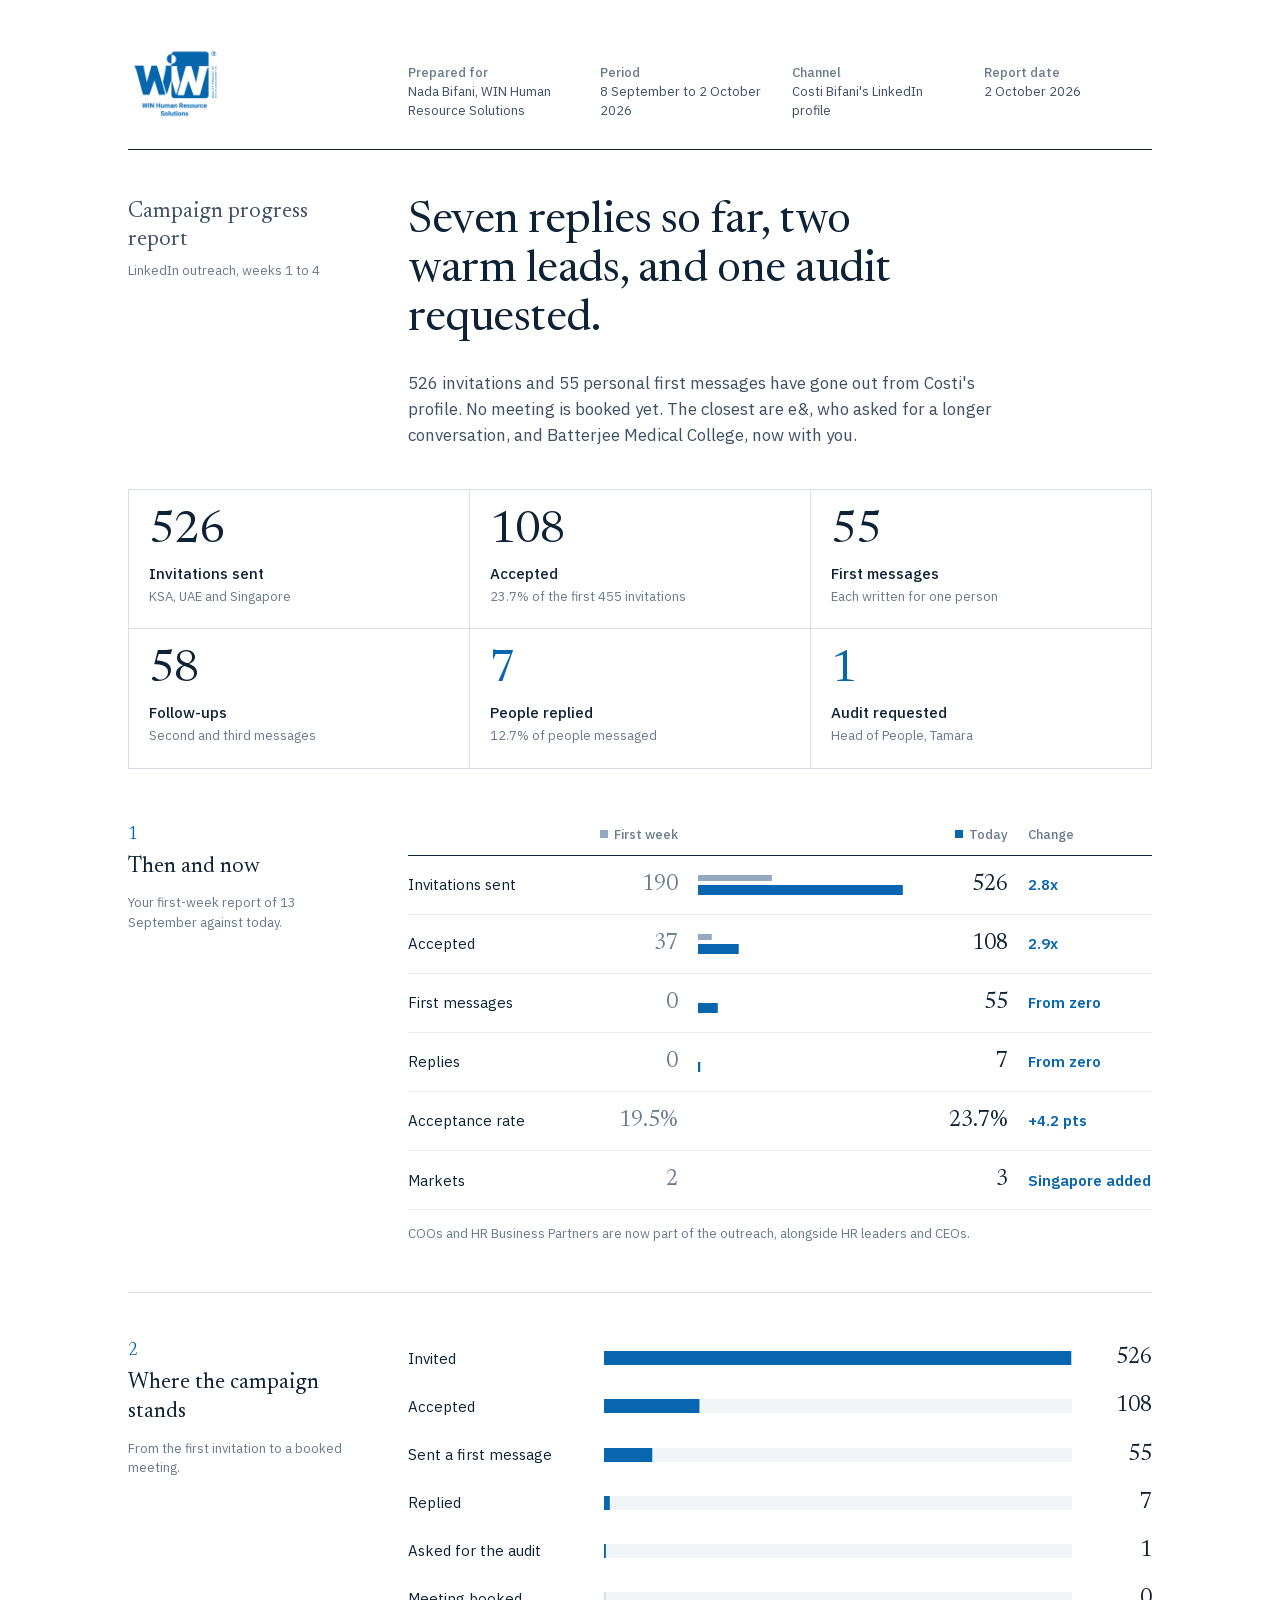
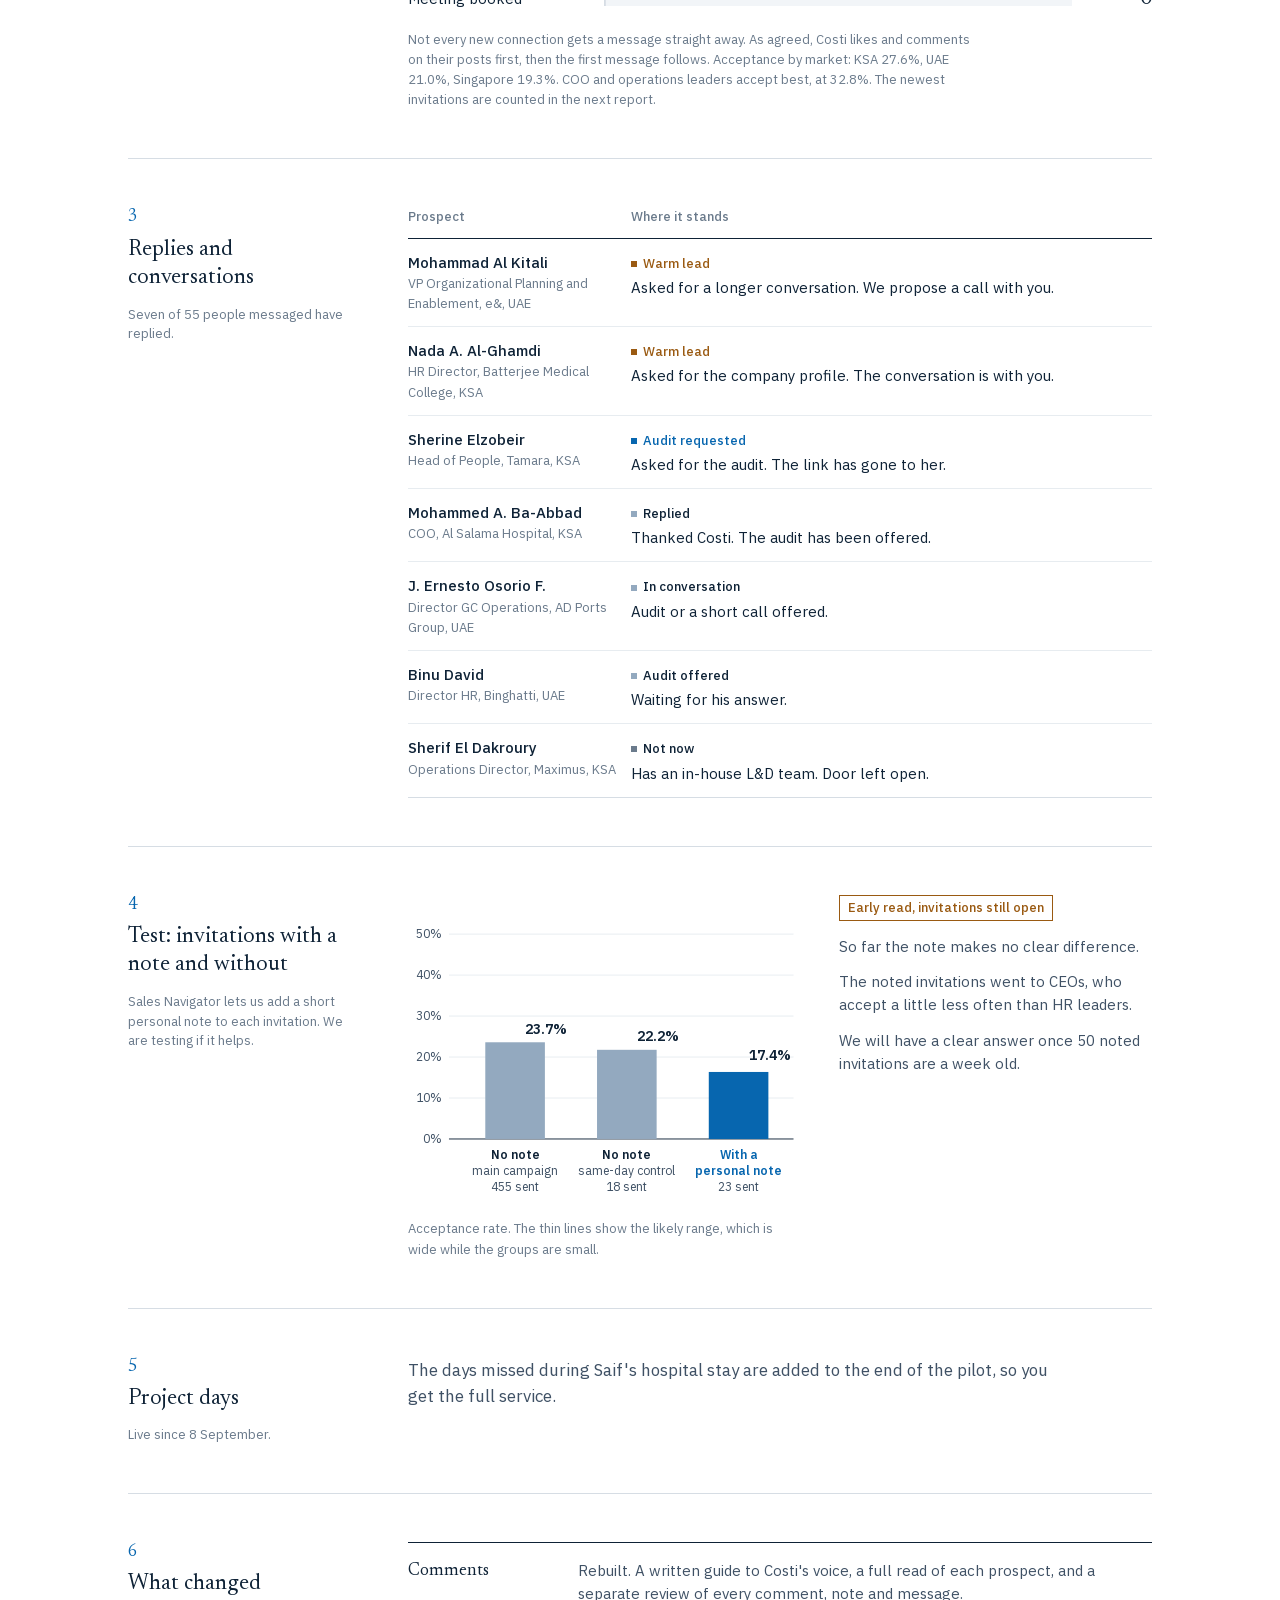
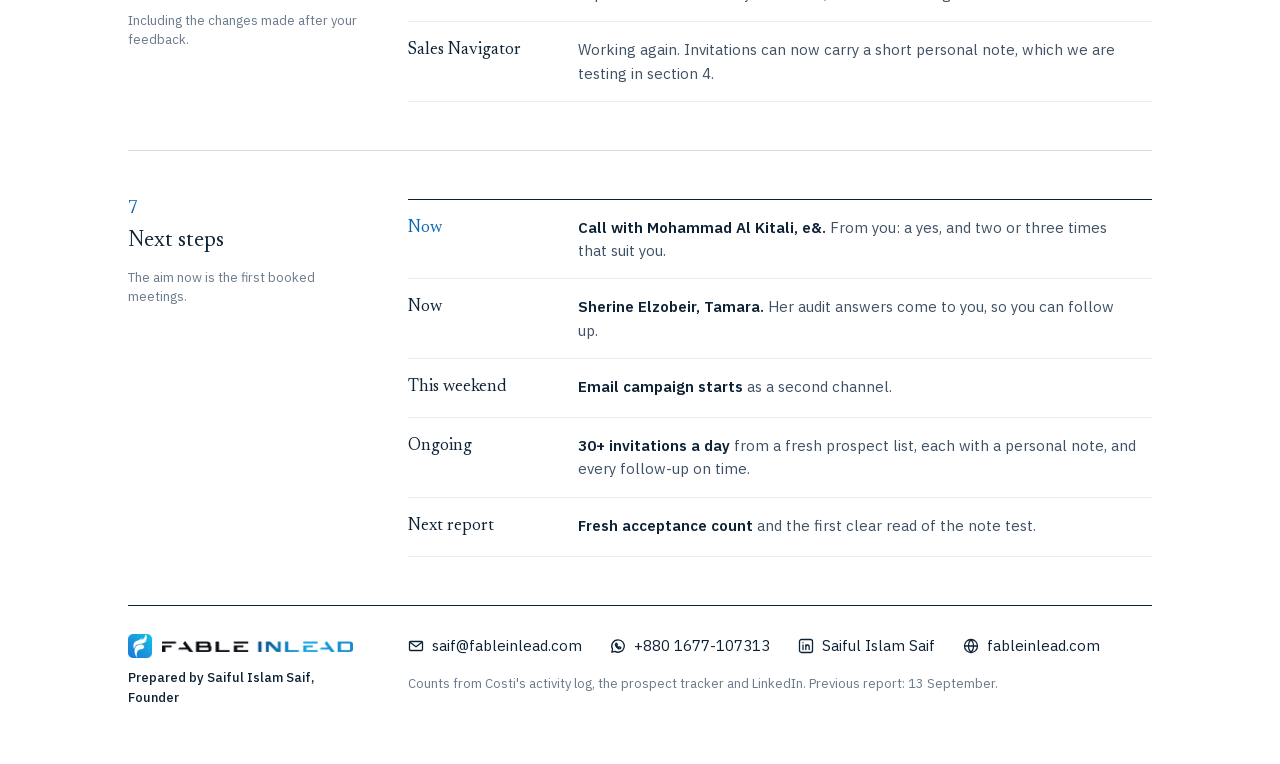
<file: win-hr-4a2df56924/index.html>
<!doctype html>
<html lang="en">
<head>
<meta charset="utf-8">
<meta name="viewport" content="width=device-width, initial-scale=1">
<meta name="robots" content="noindex, nofollow">
<title>WIN HR progress report, 2 October 2026</title>
<meta name="description" content="LinkedIn outreach progress for WIN Human Resource Solutions, 8 September to 2 October 2026.">
<link rel="stylesheet" href="fonts/fonts.css">
<style>
:root{
  --paper:#ffffff;
  --wash:#f2f5f8;
  --ink:#0e2236;
  --ink-2:#3f5165;
  --muted:#6b7b8c;
  --rule:#d6dde4;
  --rule-soft:#e7ecf0;
  --win:#0766af;
  --win-soft:#d3e3f1;
  --nonote:#93a9bf;
  --warm:#9a5a12;
  --serif:"Newsreader", Georgia, "Times New Roman", serif;
  --sans:"IBM Plex Sans", -apple-system, "Segoe UI", Arial, sans-serif;
  /* one type scale: 13 / 15 / 17 / 22 / 30 / 44 */
  --t1:13px; --t2:15px; --t3:17px; --t4:22px; --t5:30px; --t6:44px;
  --gut:48px;
  --col:232px;
}
*{box-sizing:border-box}
html{-webkit-text-size-adjust:100%}
body{margin:0;background:var(--paper);color:var(--ink);font-family:var(--sans);font-size:var(--t3);line-height:1.55;font-feature-settings:"kern","tnum" 0;-webkit-font-smoothing:antialiased}
.num,.tab td.n,.tab th.n{font-variant-numeric:tabular-nums lining-nums}
p{margin:0}
.wrap{max-width:1120px;margin:0 auto;padding:0 var(--gut)}

/* masthead */
.mast{display:grid;grid-template-columns:var(--col) 1fr;column-gap:var(--gut);align-items:end;padding:44px 0 28px;border-bottom:1px solid var(--ink)}
.mast img{width:96px;height:auto;display:block}
.mast-meta{display:grid;grid-template-columns:repeat(4,1fr);column-gap:24px;font-size:var(--t1);line-height:1.45;color:var(--ink-2)}
.mast-meta b{display:block;font-weight:500;color:var(--muted)}

/* hero */
.hero{display:grid;grid-template-columns:var(--col) 1fr;column-gap:var(--gut);padding:48px 0 40px}
.kicker{font-family:var(--serif);font-size:var(--t4);line-height:1.3;color:var(--ink-2)}
.kicker span{display:block;font-family:var(--sans);font-size:var(--t1);color:var(--muted);margin-top:8px}
h1{font-family:var(--serif);font-weight:400;font-size:var(--t6);line-height:1.12;letter-spacing:-0.01em;margin:0 0 24px;max-width:22ch}
.deck{font-size:var(--t3);color:var(--ink-2);max-width:62ch}

/* kpi ledger */
.ledger{display:grid;grid-template-columns:repeat(3,1fr);border-top:1px solid var(--rule);border-left:1px solid var(--rule);margin-bottom:8px}
.k{padding:20px 20px 22px;border-right:1px solid var(--rule);border-bottom:1px solid var(--rule);min-width:0}
.k .v{font-family:var(--serif);font-size:var(--t6);line-height:1;font-variant-numeric:lining-nums tabular-nums;display:block;margin-bottom:10px}
.k .l{font-size:var(--t2);font-weight:500;display:block;line-height:1.35}
.k .s{font-size:var(--t1);color:var(--muted);display:block;margin-top:4px;line-height:1.4}
.k.accent .v{color:var(--win)}
.ledger + .sec{border-top:0}
.ledger-note{font-size:var(--t1);color:var(--muted);margin:12px 0 0}

/* sections */
.sec{display:grid;grid-template-columns:var(--col) 1fr;column-gap:var(--gut);padding:48px 0;border-top:1px solid var(--rule)}
.sec-h{font-family:var(--serif);font-weight:400;font-size:var(--t4);line-height:1.3;margin:0}
.sec-h .no{display:block;font-size:var(--t3);color:var(--win);margin-bottom:6px}
.sec-aside{font-size:var(--t1);color:var(--muted);margin-top:12px;line-height:1.5}
.body{min-width:0}
.lead{font-size:var(--t3);color:var(--ink-2);max-width:64ch;margin-bottom:28px}
h3{font-family:var(--sans);font-size:var(--t2);font-weight:600;margin:0 0 12px}
.note{font-size:var(--t1);color:var(--muted);margin-top:14px;max-width:72ch}

/* funnel */
.funnel{display:grid;row-gap:14px}
.f-row{display:grid;grid-template-columns:180px 1fr 64px;column-gap:16px;align-items:center}
.f-lab{font-size:var(--t2);line-height:1.3}
.f-lab small{display:block;font-size:var(--t1);color:var(--muted)}
.f-track{height:14px;background:var(--wash);position:relative}
.f-bar{position:absolute;left:0;top:0;bottom:0;background:var(--win);min-width:2px;transform-origin:left center}
.f-bar.zero{background:none;border-left:2px solid var(--rule)}
.f-val{font-family:var(--serif);font-size:var(--t4);text-align:right;font-variant-numeric:lining-nums tabular-nums}

/* tables */
.tab{width:100%;border-collapse:collapse;font-size:var(--t2)}
.tab th{font-weight:500;color:var(--muted);font-size:var(--t1);text-align:left;padding:0 12px 10px 0;border-bottom:1px solid var(--ink);vertical-align:bottom}
.tab td{padding:12px 12px 12px 0;border-bottom:1px solid var(--rule-soft);vertical-align:top}
.tab .n{text-align:right}
.tab tr:last-child td{border-bottom:1px solid var(--rule)}
.tab .rate{width:34%}
.rate-cell{display:grid;grid-template-columns:52px 1fr;column-gap:12px;align-items:center}
.rate-cell .t{height:8px;background:var(--wash);position:relative}
.rate-cell .b{position:absolute;left:0;top:0;bottom:0;background:var(--win);transform-origin:left center}
.tables{display:grid;row-gap:40px}

/* replies */
.rep td:first-child{width:30%}
.who{font-weight:500;display:block}
.who-sub{display:block;font-size:var(--t1);color:var(--muted)}
.st{display:inline-block;font-size:var(--t1);font-weight:500;padding:2px 0 2px 12px;position:relative;white-space:nowrap}
.st::before{content:"";position:absolute;left:0;top:50%;width:6px;height:6px;margin-top:-3px;background:var(--muted)}
.st.hot{color:var(--warm)} .st.hot::before{background:var(--warm)}
.st.go{color:var(--win)} .st.go::before{background:var(--win)}
.st.open::before{background:var(--nonote)}
.mkt{display:flex;column-gap:32px;row-gap:6px;margin-top:20px;font-size:var(--t2);color:var(--ink-2);flex-wrap:wrap}
.mkt b{font-family:var(--serif);font-weight:400;font-size:var(--t4);color:var(--ink);margin-right:6px;font-variant-numeric:lining-nums}

/* A/B test */
.ab{display:grid;grid-template-columns:minmax(0,1.25fr) minmax(0,1fr);column-gap:40px;align-items:start}
.ab svg{width:100%;height:auto;display:block;overflow:visible}
.ab svg text{font-family:var(--sans);fill:var(--ink-2)}
.ab .read{font-size:var(--t2);color:var(--ink-2)}
.ab .read p+p{margin-top:12px}
.flag{display:inline-block;font-size:var(--t1);font-weight:500;color:var(--warm);border:1px solid currentColor;padding:2px 8px;margin-bottom:14px}
.matrix{margin-top:32px}
.matrix td,.matrix th{font-size:var(--t1);white-space:nowrap}
.matrix td.g{white-space:nowrap}
.matrix td{padding:10px 12px 10px 0}
.matrix .g{font-size:var(--t2);font-weight:500}
.sw{display:inline-block;width:10px;height:10px;margin-right:8px;vertical-align:baseline}

/* segments, changes, steps */
.cols{display:grid;grid-template-columns:repeat(3,minmax(0,1fr));border-top:1px solid var(--ink)}
.cols>div{padding:18px 24px 0 0}
.cols>div+div{padding-left:24px;border-left:1px solid var(--rule)}
.cols .big{font-family:var(--serif);font-size:var(--t5);line-height:1.1;display:block;margin:6px 0 2px;font-variant-numeric:lining-nums tabular-nums}
.cols p{font-size:var(--t2);color:var(--ink-2)}
.cols .meta{font-size:var(--t1);color:var(--muted);margin-bottom:8px}
.facts{margin:14px 0 0;padding:0;list-style:none;font-size:var(--t2)}
.facts li{display:flex;justify-content:space-between;gap:12px;padding:7px 0;border-bottom:1px solid var(--rule-soft)}
.facts li span:last-child{font-variant-numeric:tabular-nums;white-space:nowrap}

.changes{display:grid;grid-template-columns:repeat(2,minmax(0,1fr));column-gap:40px;row-gap:32px}
.changes h3{font-family:var(--serif);font-weight:400;font-size:var(--t4);margin-bottom:8px}
.changes p{font-size:var(--t2);color:var(--ink-2)}
.eng{display:grid;grid-template-columns:repeat(4,1fr);margin-top:36px;border-top:1px solid var(--rule)}
.eng div{padding:14px 12px 0 0}
.eng .v{font-family:var(--serif);font-size:var(--t5);display:block;line-height:1.1;font-variant-numeric:lining-nums tabular-nums}
.eng .l{display:block;font-size:var(--t1);line-height:1.4;margin-top:4px;color:var(--ink-2)}

.steps{display:grid;grid-template-columns:repeat(4,minmax(0,1fr));column-gap:24px;row-gap:28px;counter-reset:s}
.steps li{list-style:none;padding:14px 0 0;border-top:1px solid var(--ink);font-size:var(--t2);color:var(--ink-2);line-height:1.5}
.steps b{display:block;font-family:var(--serif);font-weight:400;font-size:var(--t3);color:var(--ink);margin-bottom:4px}
.steps b::before{counter-increment:s;content:counter(s);color:var(--win);margin-right:8px}
.steps{margin:0;padding:0}

.next{width:100%;border-collapse:collapse}
.next td{padding:16px 16px 16px 0;border-bottom:1px solid var(--rule-soft);vertical-align:top;font-size:var(--t2);color:var(--ink-2)}
.next tr:first-child td{border-top:1px solid var(--ink)}
.next td.when{width:170px;font-family:var(--serif);font-size:var(--t3);color:var(--ink)}
.next b{color:var(--ink);font-weight:600}
.next tr.ask td.when{color:var(--win)}

.foot{display:grid;grid-template-columns:var(--col) 1fr;column-gap:var(--gut);padding:28px 0 56px;border-top:1px solid var(--ink);font-size:var(--t1);color:var(--muted)}
.foot strong{color:var(--ink);font-weight:500}


/* then and now */
.tn{display:grid}
.tn-row{display:grid;grid-template-columns:150px 100px minmax(0,1fr) 84px 124px;column-gap:20px;align-items:center;padding:12px 0;border-bottom:1px solid var(--rule-soft)}
.tn-head{padding:0 0 10px;border-bottom:1px solid var(--ink);font-size:var(--t1);color:var(--muted);font-weight:500}
.tn-lab{font-size:var(--t2)}
.tn-then{text-align:right;font-family:var(--serif);font-size:var(--t4);color:var(--muted)}
.tn-now{text-align:right;font-family:var(--serif);font-size:var(--t4);color:var(--ink)}
.tn-head .tn-then,.tn-head .tn-now{font-family:var(--sans);font-size:var(--t1);color:var(--muted)}
.tn-chg{font-size:var(--t2);font-weight:600;color:var(--win);white-space:nowrap}
.tn-head .tn-chg{font-weight:500;color:var(--muted);font-size:var(--t1)}
.tn-bars{display:grid;row-gap:4px}
.tn-b.then{background:var(--nonote)}
.tn-b.now{background:var(--win)}
.tn-b{display:block;height:6px;transform-origin:left center}
.tn-b.now{height:10px;min-width:2px}
.tn-h{margin:36px 0 0}
.tn-added{display:grid;grid-template-columns:repeat(4,1fr);margin-top:10px;border-top:1px solid var(--ink)}
.tn-added .v.accent{color:var(--win)}
.sq{display:inline-block;width:8px;height:8px;margin-right:6px;vertical-align:1px}
.sq.then{background:var(--nonote)}.sq.now{background:var(--win)}
.tn-added div{padding:14px 16px 0 0}
.tn-added .v{font-family:var(--serif);font-size:var(--t5);line-height:1.1;display:block;font-variant-numeric:lining-nums tabular-nums}
.tn-added .l{display:block;font-size:var(--t1);color:var(--ink-2);line-height:1.4;margin-top:4px}
/* project days */
.pd{display:grid;grid-template-columns:repeat(3,1fr);border-top:1px solid var(--ink);margin-bottom:20px}
.pd div{padding:14px 16px 0 0}
.pd div+div{padding-left:20px;border-left:1px solid var(--rule)}
.pd .v{font-family:var(--serif);font-size:var(--t6);line-height:1;display:block;font-variant-numeric:lining-nums tabular-nums}
.pd .v.accent{color:var(--win)}
.pd .l{display:block;font-size:var(--t2);color:var(--ink-2);margin-top:8px}
.pd-text{margin-bottom:0}
/* footer brand */
.brand-mark{display:flex;align-items:center;gap:10px}
.brand-mark img{display:block}
.brand-mark .wm{height:11px;width:auto}
.tn-head .tn-then,.tn-head .tn-now{white-space:nowrap}
.by{margin-top:10px;color:var(--ink);font-weight:500}
.foot-r{display:grid;row-gap:14px;align-content:start}
.contact{list-style:none;margin:0;padding:0;display:flex;flex-wrap:wrap;column-gap:28px;row-gap:10px}
.contact a{display:inline-flex;align-items:center;gap:8px;color:var(--ink);text-decoration:none;font-size:var(--t2);user-select:text}
.contact a:hover,.contact a:focus-visible{color:var(--win)}
.contact a:focus-visible{outline:2px solid var(--win);outline-offset:3px}
.contact .ic{flex:none}


/* phone and tablet */
@media (max-width:900px){
  :root{--gut:32px}
  .mast,.hero,.sec,.foot{grid-template-columns:1fr}
  .mast{row-gap:20px}
  .mast-meta{grid-template-columns:repeat(2,1fr);row-gap:12px}
  .kicker{margin-bottom:16px}
  .sec-head{margin-bottom:24px}
  .ab{grid-template-columns:1fr;row-gap:28px}
  .steps{grid-template-columns:repeat(2,minmax(0,1fr));row-gap:22px}
}
@media (max-width:600px){
  :root{--gut:16px;--t6:34px;--t5:26px;--t4:20px}
  .mast{padding-top:28px}
  .hero{padding:32px 0 28px}
  h1{font-size:30px}
  .ledger{grid-template-columns:repeat(2,1fr)}
  .k{padding:16px 14px 18px}
  .sec{padding:36px 0}
  .f-row{grid-template-columns:1fr 52px;row-gap:6px}
  .f-track{grid-column:1 / -1;grid-row:2}
  .f-lab{grid-column:1;grid-row:1}
  .f-val{grid-column:2;grid-row:1}
      .cols{grid-template-columns:1fr}
  .cols>div{padding:18px 0 22px}
  .cols>div+div{padding-left:0;border-left:0;border-top:1px solid var(--rule)}
  .changes{grid-template-columns:1fr;row-gap:26px}
  .eng{grid-template-columns:repeat(2,1fr);row-gap:12px}
  .next td.when{width:96px;font-size:var(--t2)}
  .tab{font-size:14px}
  .tab .rate{width:auto}
  .rate-cell{grid-template-columns:44px 1fr;column-gap:8px}
  .hide-sm{display:none}
  .tn-row{grid-template-columns:1fr auto auto;column-gap:12px;row-gap:6px}
  .tn-lab{grid-column:1;grid-row:1}
  .tn-then{grid-column:2;grid-row:1;font-size:var(--t3)}
  .tn-now{grid-column:3;grid-row:1;font-size:var(--t3)}
  .tn-bars{grid-column:1 / 3;grid-row:2}
  .tn-chg{grid-column:3;grid-row:2;text-align:right;font-size:var(--t1)}
  .tn-head .tn-chg,.tn-head .tn-bars{display:none}
  .tn-head .tn-then{grid-column:2}
  .tn-head .tn-now{grid-column:3}
  .tn-added{grid-template-columns:repeat(2,1fr);row-gap:12px}
  .pd .v{font-size:var(--t5)}
  .pd div+div{padding-left:12px}
  .pd .l{font-size:var(--t1)}
  .contact{flex-direction:column;row-gap:16px}
  .contact a{min-height:24px}
  .foot .brand{margin-bottom:20px}
  .rep thead{display:none}
  .rep tr:last-child td:first-child{border-bottom:0}
  .rep td{display:block;width:auto;padding:0 0 14px}
  .rep td:first-child{width:auto;padding:14px 0 6px;border-bottom:0}
  .rate-cell .t{display:none}
  .rate-cell{display:block}
  .rep .where{display:none}
  .matrix td,.matrix th,.matrix td.g{white-space:normal}
  .scroll{overflow-x:auto;-webkit-overflow-scrolling:touch}
}
@media print{
  body{-webkit-print-color-adjust:exact;print-color-adjust:exact}
}
</style>
</head>
<body>
<div class="wrap">

<header class="mast">
  <img src="win-hr-logo.png" alt="WIN Human Resource Solutions" width="96" height="77">
  <div class="mast-meta">
    <div><b>Prepared for</b>Nada Bifani, WIN Human Resource Solutions</div>
    <div><b>Period</b>8 September to 2 October 2026</div>
    <div><b>Channel</b>Costi Bifani's LinkedIn profile</div>
    <div><b>Report date</b>2 October 2026</div>
  </div>
</header>

<section class="hero">
  <div class="kicker">Campaign progress report<span>LinkedIn outreach, weeks 1 to 4</span></div>
  <div>
    <h1 class="reveal">Seven replies so far, two warm leads, and one audit requested.</h1>
    <p class="deck reveal">526 invitations and 55 personal first messages have gone out from Costi's profile. No meeting is booked yet. The closest are e&amp;, who asked for a longer conversation, and Batterjee Medical College, now with you.</p>
  </div>
</section>

<div class="ledger six" id="kpis">
  <div class="k"><span class="v num" data-count="526">526</span><span class="l">Invitations sent</span><span class="s">KSA, UAE and Singapore</span></div>
  <div class="k"><span class="v num" data-count="108">108</span><span class="l">Accepted</span><span class="s">23.7% of the first 455 invitations</span></div>
  <div class="k"><span class="v num" data-count="55">55</span><span class="l">First messages</span><span class="s">Each written for one person</span></div>
  <div class="k"><span class="v num" data-count="58">58</span><span class="l">Follow-ups</span><span class="s">Second and third messages</span></div>
  <div class="k accent"><span class="v num" data-count="7">7</span><span class="l">People replied</span><span class="s">12.7% of people messaged</span></div>
  <div class="k accent"><span class="v num" data-count="1">1</span><span class="l">Audit requested</span><span class="s">Head of People, Tamara</span></div>
</div>

<section class="sec" id="thennow">
  <div class="sec-head">
    <h2 class="sec-h"><span class="no">1</span>Then and now</h2>
    <p class="sec-aside">Your first-week report of 13 September against today.</p>
  </div>
  <div class="body">
    <div class="tn">
      <div class="tn-row tn-head"><div class="tn-lab"></div><div class="tn-then"><i class="sq then"></i>First week</div><div class="tn-bars"></div><div class="tn-now"><i class="sq now"></i>Today</div><div class="tn-chg">Change</div></div>
      <div class="tn-row"><div class="tn-lab">Invitations sent</div><div class="tn-then num">190</div><div class="tn-bars"><span class="tn-b then" style="width:36.1%"></span><span class="tn-b now" style="width:100.0%"></span></div><div class="tn-now num">526</div><div class="tn-chg">2.8x</div></div>
      <div class="tn-row"><div class="tn-lab">Accepted</div><div class="tn-then num">37</div><div class="tn-bars"><span class="tn-b then" style="width:7.0%"></span><span class="tn-b now" style="width:20.5%"></span></div><div class="tn-now num">108</div><div class="tn-chg">2.9x</div></div>
      <div class="tn-row"><div class="tn-lab">First messages</div><div class="tn-then num">0</div><div class="tn-bars"><span class="tn-b then" style="width:0%"></span><span class="tn-b now" style="width:10.5%"></span></div><div class="tn-now num">55</div><div class="tn-chg">From zero</div></div>
      <div class="tn-row"><div class="tn-lab">Replies</div><div class="tn-then num">0</div><div class="tn-bars"><span class="tn-b then" style="width:0%"></span><span class="tn-b now" style="width:1.3%"></span></div><div class="tn-now num">7</div><div class="tn-chg">From zero</div></div>
      <div class="tn-row"><div class="tn-lab">Acceptance rate</div><div class="tn-then num">19.5%</div><div class="tn-bars"></div><div class="tn-now num">23.7%</div><div class="tn-chg">+4.2 pts</div></div>
      <div class="tn-row"><div class="tn-lab">Markets</div><div class="tn-then num">2</div><div class="tn-bars"></div><div class="tn-now num">3</div><div class="tn-chg">Singapore added</div></div>
    </div>
    <p class="note">COOs and HR Business Partners are now part of the outreach, alongside HR leaders and CEOs.</p>
  </div>
</section>

<section class="sec">
  <div class="sec-head">
    <h2 class="sec-h"><span class="no">2</span>Where the campaign stands</h2>
    <p class="sec-aside">From the first invitation to a booked meeting.</p>
  </div>
  <div class="body">
    <div class="funnel" id="funnel">
      <div class="f-row"><div class="f-lab">Invited</div><div class="f-track"><div class="f-bar" style="width:100%"></div></div><div class="f-val num">526</div></div>
      <div class="f-row"><div class="f-lab">Accepted</div><div class="f-track"><div class="f-bar" style="width:20.53%"></div></div><div class="f-val num">108</div></div>
      <div class="f-row"><div class="f-lab">Sent a first message</div><div class="f-track"><div class="f-bar" style="width:10.46%"></div></div><div class="f-val num">55</div></div>
      <div class="f-row"><div class="f-lab">Replied</div><div class="f-track"><div class="f-bar" style="width:1.33%"></div></div><div class="f-val num">7</div></div>
      <div class="f-row"><div class="f-lab">Asked for the audit</div><div class="f-track"><div class="f-bar" style="width:0.19%"></div></div><div class="f-val num">1</div></div>
      <div class="f-row"><div class="f-lab">Meeting booked</div><div class="f-track"><div class="f-bar zero" style="width:0"></div></div><div class="f-val num">0</div></div>
    </div>
    <p class="note">Not every new connection gets a message straight away. As agreed, Costi likes and comments on their posts first, then the first message follows. Acceptance by market: KSA 27.6%, UAE 21.0%, Singapore 19.3%. COO and operations leaders accept best, at 32.8%. The newest invitations are counted in the next report.</p>
  </div>
</section>

<section class="sec">
  <div class="sec-head">
    <h2 class="sec-h"><span class="no">3</span>Replies and conversations</h2>
    <p class="sec-aside">Seven of 55 people messaged have replied.</p>
  </div>
  <div class="body">
    <table class="tab rep">
      <thead><tr><th>Prospect</th><th>Where it stands</th></tr></thead>
      <tbody>
        <tr><td><span class="who">Mohammad Al Kitali</span><span class="who-sub">VP Organizational Planning and Enablement, e&amp;, UAE</span></td><td><span class="st hot">Warm lead</span><br>Asked for a longer conversation. We propose a call with you.</td></tr>
        <tr><td><span class="who">Nada A. Al-Ghamdi</span><span class="who-sub">HR Director, Batterjee Medical College, KSA</span></td><td><span class="st hot">Warm lead</span><br>Asked for the company profile. The conversation is with you.</td></tr>
        <tr><td><span class="who">Sherine Elzobeir</span><span class="who-sub">Head of People, Tamara, KSA</span></td><td><span class="st go">Audit requested</span><br>Asked for the audit. The link has gone to her.</td></tr>
        <tr><td><span class="who">Mohammed A. Ba-Abbad</span><span class="who-sub">COO, Al Salama Hospital, KSA</span></td><td><span class="st open">Replied</span><br>Thanked Costi. The audit has been offered.</td></tr>
        <tr><td><span class="who">J. Ernesto Osorio F.</span><span class="who-sub">Director GC Operations, AD Ports Group, UAE</span></td><td><span class="st open">In conversation</span><br>Audit or a short call offered.</td></tr>
        <tr><td><span class="who">Binu David</span><span class="who-sub">Director HR, Binghatti, UAE</span></td><td><span class="st open">Audit offered</span><br>Waiting for his answer.</td></tr>
        <tr><td><span class="who">Sherif El Dakroury</span><span class="who-sub">Operations Director, Maximus, KSA</span></td><td><span class="st ">Not now</span><br>Has an in-house L&amp;D team. Door left open.</td></tr>
      </tbody>
    </table>
  </div>
</section>

<section class="sec">
  <div class="sec-head">
    <h2 class="sec-h"><span class="no">4</span>Test: invitations with a note and without</h2>
    <p class="sec-aside">Sales Navigator lets us add a short personal note to each invitation. We are testing if it helps.</p>
  </div>
  <div class="body">
    <div class="ab">
      <figure style="margin:0" aria-label="Acceptance rate by group with 95% confidence intervals">
        <svg id="abchart" viewBox="0 0 420 340" role="img" aria-labelledby="abt">
<title id="abt">Acceptance rate: 23.7% without a note, main campaign (455 sent); 22.2% without a note, same-day control (18 sent); 17.4% with a personal note (23 sent). 95% Wilson intervals shown.</title>
<g stroke="#e7ecf0" stroke-width="1">
<line x1="44" x2="414" y1="218.0" y2="218.0"/>
<line x1="44" x2="414" y1="174.0" y2="174.0"/>
<line x1="44" x2="414" y1="130.0" y2="130.0"/>
<line x1="44" x2="414" y1="86.0" y2="86.0"/>
<line x1="44" x2="414" y1="42.0" y2="42.0"/>
<line x1="44" x2="414" y1="262.0" y2="262.0" stroke="#0e2236"/></g>
<g font-size="13" text-anchor="end" style="fill:#6b7b8c">
<text x="36" y="266.0">0%</text>
<text x="36" y="222.0">10%</text>
<text x="36" y="178.0">20%</text>
<text x="36" y="134.0">30%</text>
<text x="36" y="90.0">40%</text>
<text x="36" y="46.0">50%</text>
</g><g>
<rect class="abb" x="83" width="64" y="157.72" height="104.28" fill="#93a9bf"><title>Without a note, main campaign: 108 of 455, 23.7% (95% CI 20.1 to 27.9)</title></rect>
<rect class="abb" x="203" width="64" y="164.32" height="97.68" fill="#93a9bf"><title>Without a note, same-day control: 4 of 18, 22.2% (95% CI 9.0 to 45.2)</title></rect>
<rect class="abb" x="323" width="64" y="185.44" height="76.56" fill="#0766af"><title>With a personal note: 4 of 23, 17.4% (95% CI 7.0 to 37.1)</title></rect>
</g><g class="abci" stroke="#0e2236" stroke-width="1.5" fill="none">
<line x1="115" x2="115" y1="139.24" y2="173.56"/><line x1="108" x2="122" y1="139.24" y2="139.24"/><line x1="108" x2="122" y1="173.56" y2="173.56"/>
<line x1="235" x2="235" y1="63.12" y2="222.4"/><line x1="228" x2="242" y1="63.12" y2="63.12"/><line x1="228" x2="242" y1="222.4" y2="222.4"/>
<line x1="355" x2="355" y1="98.76" y2="231.2"/><line x1="348" x2="362" y1="98.76" y2="98.76"/><line x1="348" x2="362" y1="231.2" y2="231.2"/>
</g><g font-size="15" font-weight="600" text-anchor="start">
<text x="126" y="149.72" style="fill:#0e2236">23.7%</text>
<text x="246" y="156.32" style="fill:#0e2236">22.2%</text>
<text x="366" y="177.44" style="fill:#0e2236">17.4%</text>
</g><g font-size="13" text-anchor="middle">
<text x="115" y="284.0" style="fill:#0e2236;font-weight:600">No note</text><text x="115" y="301.0">main campaign</text><text x="115" y="318.0">455 sent</text>
<text x="235" y="284.0" style="fill:#0e2236;font-weight:600">No note</text><text x="235" y="301.0">same-day control</text><text x="235" y="318.0">18 sent</text>
<text x="355" y="284.0" style="fill:#0766af;font-weight:600">With a</text><text x="355" y="301.0" style="fill:#0766af;font-weight:600">personal note</text><text x="355" y="318.0">23 sent</text>
</g></svg>
        <figcaption class="note" style="margin-top:8px">Acceptance rate. The thin lines show the likely range, which is wide while the groups are small.</figcaption>
      </figure>
      <div class="read">
        <span class="flag">Early read, invitations still open</span>
        <p>So far the note makes no clear difference.</p>
        <p>The noted invitations went to CEOs, who accept a little less often than HR leaders.</p>
        <p>We will have a clear answer once 50 noted invitations are a week old.</p>
      </div>
    </div>
  </div>
</section>

<section class="sec">
  <div class="sec-head">
    <h2 class="sec-h"><span class="no">5</span>Project days</h2>
    <p class="sec-aside">Live since 8 September.</p>
  </div>
  <div class="body">
    <p class="lead pd-text">The days missed during Saif's hospital stay are added to the end of the pilot, so you get the full service.</p>
  </div>
</section>

<section class="sec">
  <div class="sec-head">
    <h2 class="sec-h"><span class="no">6</span>What changed</h2>
    <p class="sec-aside">Including the changes made after your feedback.</p>
  </div>
  <div class="body">
    <table class="next changed">
      <tbody>
        <tr><td class="when">Comments</td><td>Rebuilt. A written guide to Costi's voice, a full read of each prospect, and a separate review of every comment, note and message.</td></tr>
        <tr><td class="when">Sales Navigator</td><td>Working again. Invitations can now carry a short personal note, which we are testing in section 4.</td></tr>
      </tbody>
    </table>
  </div>
</section>

<section class="sec">
  <div class="sec-head">
    <h2 class="sec-h"><span class="no">7</span>Next steps</h2>
    <p class="sec-aside">The aim now is the first booked meetings.</p>
  </div>
  <div class="body">
    <table class="next">
      <tbody>
        <tr class="ask"><td class="when">Now</td><td><b>Call with Mohammad Al Kitali, e&amp;.</b> From you: a yes, and two or three times that suit you.</td></tr>
        <tr><td class="when">Now</td><td><b>Sherine Elzobeir, Tamara.</b> Her audit answers come to you, so you can follow up.</td></tr>
        <tr><td class="when">This weekend</td><td><b>Email campaign starts</b> as a second channel.</td></tr>
        <tr><td class="when">Ongoing</td><td><b>30+ invitations a day</b> from a fresh prospect list, each with a personal note, and every follow-up on time.</td></tr>
        <tr><td class="when">Next report</td><td><b>Fresh acceptance count</b> and the first clear read of the note test.</td></tr>
      </tbody>
    </table>
  </div>
</section>

<footer class="foot">
  <div class="brand">
    <div class="brand-mark"><img src="fable-icon.png" alt="" width="24" height="24"><img class="wm" src="fable-wordmark.png" alt="Fable InLead" width="191" height="11"></div>
    <p class="by">Prepared by Saiful Islam Saif, Founder</p>
  </div>
  <div class="foot-r">
    <ul class="contact">
      <li><a href="mailto:saif@fableinlead.com" target="_blank" rel="noopener"><svg class="ic" viewBox="0 0 16 16" width="16" height="16" aria-hidden="true" fill="none" stroke="currentColor" stroke-width="1.3" stroke-linecap="round" stroke-linejoin="round"><rect x="1.5" y="3.5" width="13" height="9" rx="1"/><path d="M2 4.2l6 4.6 6-4.6"/></svg><span>saif@fableinlead.com</span></a></li>
      <li><a href="https://wa.me/8801677107313" target="_blank" rel="noopener"><svg class="ic" viewBox="0 0 16 16" width="16" height="16" aria-hidden="true" fill="none" stroke="currentColor" stroke-width="1.3" stroke-linecap="round" stroke-linejoin="round"><path d="M8 1.8a6.2 6.2 0 0 0-5.4 9.3L1.8 14.2l3.2-.8A6.2 6.2 0 1 0 8 1.8z"/><path d="M5.9 5.4c.2-.3.6-.3.8 0l.5 1c.1.2 0 .5-.2.6l-.3.3c.4.9 1.1 1.6 2 2l.3-.3c.2-.2.4-.2.6-.1l1 .5c.3.2.3.6 0 .8-.6.6-1.4.8-2.2.4A6 6 0 0 1 5.6 7.6c-.4-.8-.2-1.6.3-2.2z"/></svg><span>+880 1677-107313</span></a></li>
      <li><a href="https://www.linkedin.com/in/saiiful-islam-saif/" target="_blank" rel="noopener"><svg class="ic" viewBox="0 0 16 16" width="16" height="16" aria-hidden="true" fill="none" stroke="currentColor" stroke-width="1.3" stroke-linecap="round" stroke-linejoin="round"><rect x="1.5" y="1.5" width="13" height="13" rx="2"/><path d="M5 7v4.5M5 4.6v.1M7.8 11.5V7m0 2.2c0-1.3.8-2.2 1.8-2.2s1.6.7 1.6 2v2.5"/></svg><span>Saiful Islam Saif</span></a></li>
      <li><a href="https://fableinlead.com" target="_blank" rel="noopener"><svg class="ic" viewBox="0 0 16 16" width="16" height="16" aria-hidden="true" fill="none" stroke="currentColor" stroke-width="1.3" stroke-linecap="round" stroke-linejoin="round"><circle cx="8" cy="8" r="6.5"/><path d="M1.5 8h13M8 1.5c1.8 1.8 2.6 4 2.6 6.5S9.8 12.7 8 14.5M8 1.5C6.2 3.3 5.4 5.5 5.4 8s.8 4.7 2.6 6.5"/></svg><span>fableinlead.com</span></a></li>
    </ul>
    <div class="src">Counts from Costi's activity log, the prospect tracker and LinkedIn. Previous report: 13 September.</div>
  </div>
</footer>

</div>

<script src="gsap.min.js"></script>
<script src="ScrollTrigger.min.js"></script>
<script>
(function(){
  var still = /[?&]static/.test(location.search) ||
    (window.matchMedia && window.matchMedia('(prefers-reduced-motion: reduce)').matches);
  if (still || !window.gsap) return;
  gsap.registerPlugin(ScrollTrigger);

  // hero: one orchestrated load sequence
  var tl = gsap.timeline({defaults:{ease:'power3.out'}});
  tl.from('.hero .reveal', {y:18, opacity:0, duration:0.9, stagger:0.15})
    .from('#kpis .k', {opacity:0, y:12, duration:0.6, stagger:0.06}, '-=0.5');
  document.querySelectorAll('#kpis [data-count]').forEach(function(el, i){
    var end = +el.getAttribute('data-count'), o = {v:0};
    tl.to(o, {v:end, duration:1.4, ease:'power2.out', onUpdate:function(){ el.textContent = Math.round(o.v).toLocaleString('en-US'); }}, 0.5 + i*0.06);
  });
  // Safety net: if the browser pauses animation (background tab, in-app preview),
  // show the finished hero anyway so the summary and numbers are never left blank
  setTimeout(function(){ if (tl.progress() < 1) tl.progress(1); }, 2500);

  function finishLater(tw){ setTimeout(function(){ if (tw && tw.progress() < 1) tw.progress(1); }, 2500); }

  // bars draw when they come into view
  function grow(sel, trigger){
    var els = document.querySelectorAll(sel);
    if (!els.length) return;
    var tw = gsap.from(els, {scaleX:0, duration:1.1, ease:'power3.out', stagger:0.08,
      scrollTrigger:{trigger: trigger || els[0], start:'top 85%', once:true, onEnter:function(){ finishLater(tw); }}});
  }
  grow('#thennow .tn-b', '#thennow');
  grow('#funnel .f-bar', '#funnel');
  document.querySelectorAll('.tables table').forEach(function(t){ grow('#' + (t.id || (t.id = 't' + Math.random().toString(36).slice(2))) + ' .b', t); });

  // A/B bars rise from the baseline, then the intervals appear
  var ab1 = gsap.from('#abchart .abb', {scaleY:0, transformOrigin:'50% 100%', duration:1, ease:'power3.out', stagger:0.12,
    scrollTrigger:{trigger:'#abchart', start:'top 80%', once:true, onEnter:function(){ finishLater(ab1); }}});
  var ab2 = gsap.from('#abchart .abci line', {opacity:0, duration:0.5, delay:0.8,
    scrollTrigger:{trigger:'#abchart', start:'top 80%', once:true, onEnter:function(){ finishLater(ab2); }}});
})();
</script>
</body>
</html>
</file>
<file: win-hr-4a2df56924/fonts/fonts.css>
@font-face {
  font-family: 'IBM Plex Sans';
  font-style: normal;
  font-weight: 400;
  font-stretch: 100%;
  font-display: swap;
  src: url(IBMPlexSans-normal-0.woff2) format('woff2');
  unicode-range: U+0000-00FF, U+0131, U+0152-0153, U+02BB-02BC, U+02C6, U+02DA, U+02DC, U+0304, U+0308, U+0329, U+2000-206F, U+20AC, U+2122, U+2191, U+2193, U+2212, U+2215, U+FEFF, U+FFFD;
}
@font-face {
  font-family: 'IBM Plex Sans';
  font-style: normal;
  font-weight: 500;
  font-stretch: 100%;
  font-display: swap;
  src: url(IBMPlexSans-normal-0.woff2) format('woff2');
  unicode-range: U+0000-00FF, U+0131, U+0152-0153, U+02BB-02BC, U+02C6, U+02DA, U+02DC, U+0304, U+0308, U+0329, U+2000-206F, U+20AC, U+2122, U+2191, U+2193, U+2212, U+2215, U+FEFF, U+FFFD;
}
@font-face {
  font-family: 'IBM Plex Sans';
  font-style: normal;
  font-weight: 600;
  font-stretch: 100%;
  font-display: swap;
  src: url(IBMPlexSans-normal-0.woff2) format('woff2');
  unicode-range: U+0000-00FF, U+0131, U+0152-0153, U+02BB-02BC, U+02C6, U+02DA, U+02DC, U+0304, U+0308, U+0329, U+2000-206F, U+20AC, U+2122, U+2191, U+2193, U+2212, U+2215, U+FEFF, U+FFFD;
}
@font-face {
  font-family: 'Newsreader';
  font-style: normal;
  font-weight: 400;
  font-display: swap;
  src: url(Newsreader-normal-1.woff2) format('woff2');
  unicode-range: U+0000-00FF, U+0131, U+0152-0153, U+02BB-02BC, U+02C6, U+02DA, U+02DC, U+0304, U+0308, U+0329, U+2000-206F, U+20AC, U+2122, U+2191, U+2193, U+2212, U+2215, U+FEFF, U+FFFD;
}
@font-face {
  font-family: 'Newsreader';
  font-style: normal;
  font-weight: 500;
  font-display: swap;
  src: url(Newsreader-normal-1.woff2) format('woff2');
  unicode-range: U+0000-00FF, U+0131, U+0152-0153, U+02BB-02BC, U+02C6, U+02DA, U+02DC, U+0304, U+0308, U+0329, U+2000-206F, U+20AC, U+2122, U+2191, U+2193, U+2212, U+2215, U+FEFF, U+FFFD;
}
</file>
